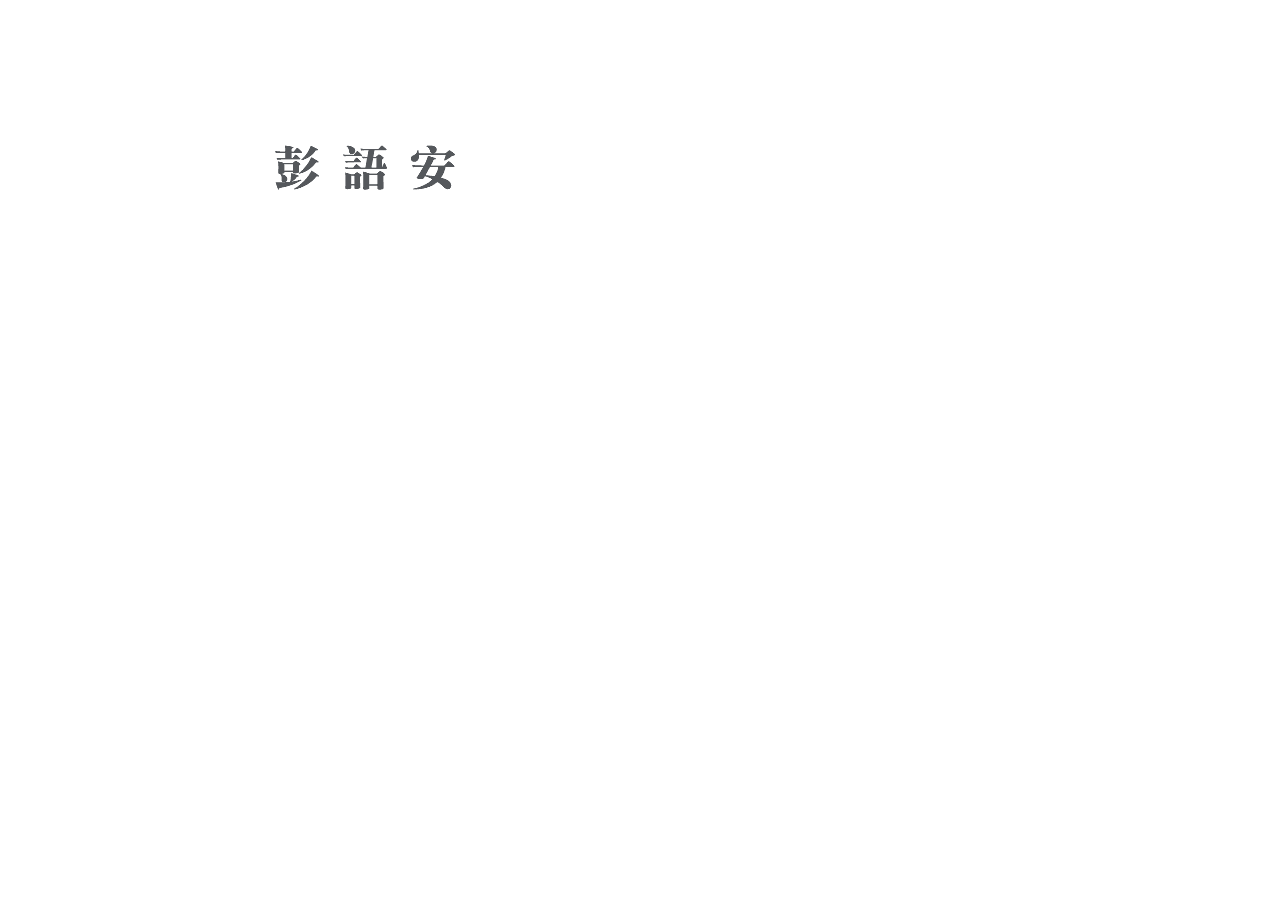
<file: about.html>
<!DOCTYPE html>
<html class="nojs html css_verticalspacer" lang="zh-TW">
 <head>

  <meta http-equiv="Content-type" content="text/html;charset=UTF-8"/>
  <meta name="generator" content="2018.0.0.379"/>
  <meta name="viewport" content="width=device-width, initial-scale=1.0"/>
  
  <script type="text/javascript">
   // Update the 'nojs'/'js' class on the html node
document.documentElement.className = document.documentElement.className.replace(/\bnojs\b/g, 'js');

// Check that all required assets are uploaded and up-to-date
if(typeof Muse == "undefined") window.Muse = {}; window.Muse.assets = {"required":["museutils.js", "museconfig.js", "jquery.watch.js", "require.js", "about.css"], "outOfDate":[]};
</script>
  
  <link rel="shortcut icon" href="images/a-%e4%b8%bb%e7%89%88-favicon.ico?crc=437380706"/>
  <title>about</title>
  <!-- CSS -->
  <link rel="stylesheet" type="text/css" href="css/site_global.css?crc=444006867"/>
  <link rel="stylesheet" type="text/css" href="css/about.css?crc=302718274" id="pagesheet"/>
   </head>
 <body>

  <div class="clearfix borderbox" id="page"><!-- column -->
   <img class="colelem" id="u15800-4" alt="彭語安" src="images/u15800-4.png?crc=123418757" data-image-width="198"/><!-- rasterized frame -->
   <div class="verticalspacer" data-offset-top="196" data-content-above-spacer="195" data-content-below-spacer="304" data-sizePolicy="fixed" data-pintopage="page_fixedLeft"></div>
  </div>
  <!-- Other scripts -->
  <script type="text/javascript">
   // Decide weather to suppress missing file error or not based on preference setting
var suppressMissingFileError = false
</script>
  <script type="text/javascript">
   window.Muse.assets.check=function(d){if(!window.Muse.assets.checked){window.Muse.assets.checked=!0;var b={},c=function(a,b){if(window.getComputedStyle){var c=window.getComputedStyle(a,null);return c&&c.getPropertyValue(b)||c&&c[b]||""}if(document.documentElement.currentStyle)return(c=a.currentStyle)&&c[b]||a.style&&a.style[b]||"";return""},a=function(a){if(a.match(/^rgb/))return a=a.replace(/\s+/g,"").match(/([\d\,]+)/gi)[0].split(","),(parseInt(a[0])<<16)+(parseInt(a[1])<<8)+parseInt(a[2]);if(a.match(/^\#/))return parseInt(a.substr(1),
16);return 0},g=function(g){for(var f=document.getElementsByTagName("link"),h=0;h<f.length;h++)if("text/css"==f[h].type){var i=(f[h].href||"").match(/\/?css\/([\w\-]+\.css)\?crc=(\d+)/);if(!i||!i[1]||!i[2])break;b[i[1]]=i[2]}f=document.createElement("div");f.className="version";f.style.cssText="display:none; width:1px; height:1px;";document.getElementsByTagName("body")[0].appendChild(f);for(h=0;h<Muse.assets.required.length;){var i=Muse.assets.required[h],l=i.match(/([\w\-\.]+)\.(\w+)$/),k=l&&l[1]?
l[1]:null,l=l&&l[2]?l[2]:null;switch(l.toLowerCase()){case "css":k=k.replace(/\W/gi,"_").replace(/^([^a-z])/gi,"_$1");f.className+=" "+k;k=a(c(f,"color"));l=a(c(f,"backgroundColor"));k!=0||l!=0?(Muse.assets.required.splice(h,1),"undefined"!=typeof b[i]&&(k!=b[i]>>>24||l!=(b[i]&16777215))&&Muse.assets.outOfDate.push(i)):h++;f.className="version";break;case "js":h++;break;default:throw Error("Unsupported file type: "+l);}}d?d().jquery!="1.8.3"&&Muse.assets.outOfDate.push("jquery-1.8.3.min.js"):Muse.assets.required.push("jquery-1.8.3.min.js");
f.parentNode.removeChild(f);if(Muse.assets.outOfDate.length||Muse.assets.required.length)f="伺服器上的某些檔案可能遺失或不正確。請清除瀏覽器快取後再試一次。若問題持續發生，請聯絡網站作者。",g&&Muse.assets.outOfDate.length&&(f+="\nOut of date: "+Muse.assets.outOfDate.join(",")),g&&Muse.assets.required.length&&(f+="\nMissing: "+Muse.assets.required.join(",")),suppressMissingFileError?(f+="\nUse SuppressMissingFileError key in AppPrefs.xml to show missing file error pop up.",console.log(f)):alert(f)};location&&location.search&&location.search.match&&location.search.match(/muse_debug/gi)?
setTimeout(function(){g(!0)},5E3):g()}};
var muse_init=function(){require.config({baseUrl:""});require(["jquery","museutils","whatinput","jquery.watch"],function(d){var $ = d;$(document).ready(function(){try{
window.Muse.assets.check($);/* body */
Muse.Utils.transformMarkupToFixBrowserProblemsPreInit();/* body */
Muse.Utils.prepHyperlinks(true);/* body */
Muse.Utils.makeButtonsVisibleAfterSettingMinWidth();/* body */
Muse.Utils.fullPage('#page');/* 100% height page */
Muse.Utils.showWidgetsWhenReady();/* body */
Muse.Utils.transformMarkupToFixBrowserProblems();/* body */
}catch(b){if(b&&"function"==typeof b.notify?b.notify():Muse.Assert.fail("Error calling selector function: "+b),false)throw b;}})})};

</script>
  <!-- RequireJS script -->
  <script src="scripts/require.js?crc=4157109226" type="text/javascript" async data-main="scripts/museconfig.js?crc=380897831" onload="if (requirejs) requirejs.onError = function(requireType, requireModule) { if (requireType && requireType.toString && requireType.toString().indexOf && 0 <= requireType.toString().indexOf('#scripterror')) window.Muse.assets.check(); }" onerror="window.Muse.assets.check();"></script>
   </body>
</html>
</file>
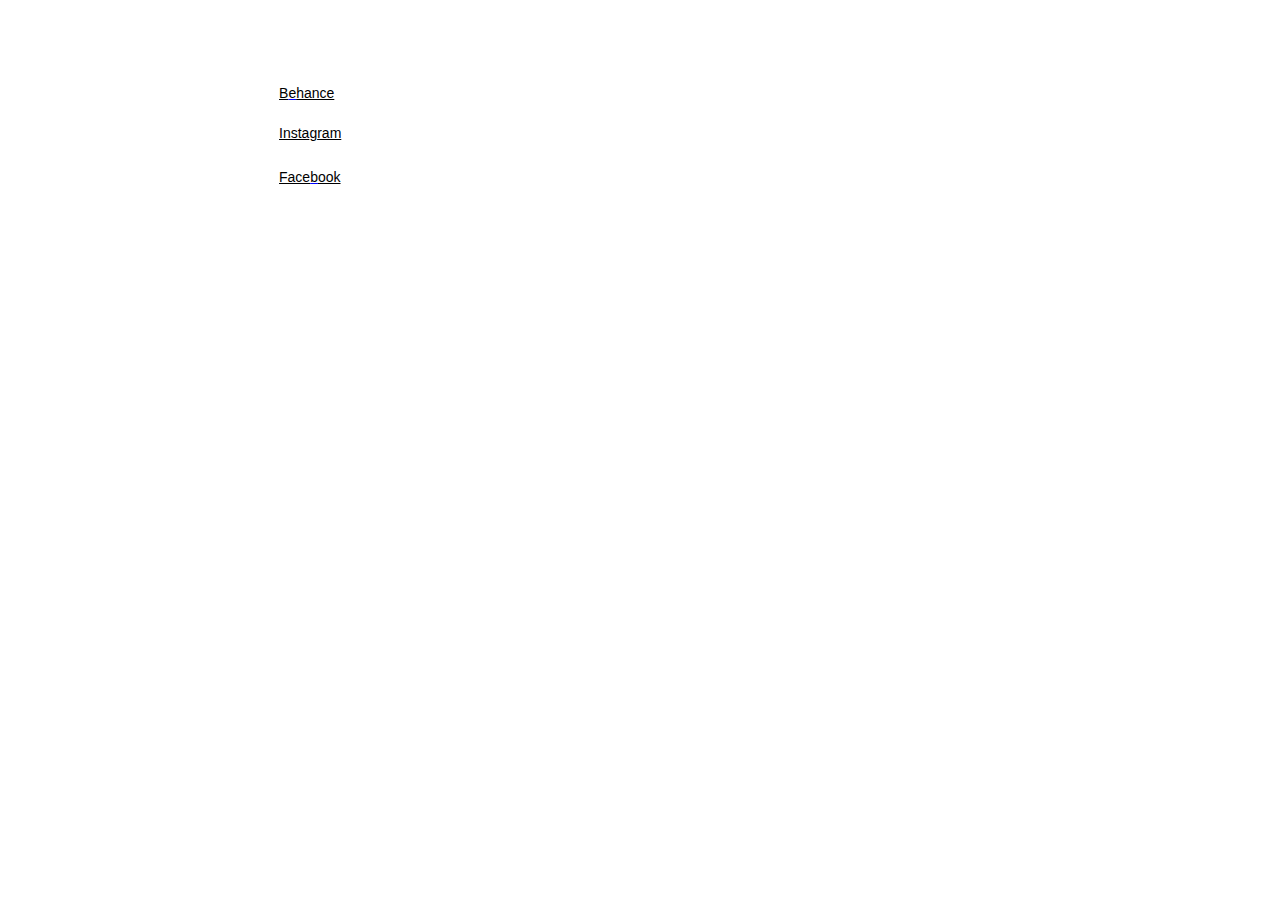
<file: contact.html>
<!DOCTYPE html>
<html class="nojs html css_verticalspacer" lang="zh-TW">
 <head>

  <meta http-equiv="Content-type" content="text/html;charset=UTF-8"/>
  <meta name="generator" content="2018.0.0.379"/>
  <meta name="viewport" content="width=device-width, initial-scale=1.0"/>
  
  <script type="text/javascript">
   // Update the 'nojs'/'js' class on the html node
document.documentElement.className = document.documentElement.className.replace(/\bnojs\b/g, 'js');

// Check that all required assets are uploaded and up-to-date
if(typeof Muse == "undefined") window.Muse = {}; window.Muse.assets = {"required":["museutils.js", "museconfig.js", "jquery.watch.js", "require.js", "contact.css"], "outOfDate":[]};
</script>
  
  <link rel="shortcut icon" href="images/a-%e4%b8%bb%e7%89%88-favicon.ico?crc=437380706"/>
  <title>CONTACT</title>
  <!-- CSS -->
  <link rel="stylesheet" type="text/css" href="css/site_global.css?crc=444006867"/>
  <link rel="stylesheet" type="text/css" href="css/contact.css?crc=4196756235" id="pagesheet"/>
   </head>
 <body>

  <div class="clearfix borderbox" id="page"><!-- column -->
   <div class="pointer_cursor clearfix colelem" id="u1575-7" data-muse-temp-textContainer-sizePolicy="true" data-muse-temp-textContainer-pinning="true"><!-- content -->
    <a class="block" href="https://www.behance.net/allen116121d8c"><!-- Block link tag --></a>
    <p><span id="u1575">B</span><a class="nonblock" href="https://www.behance.net/allen116121d8c"><span id="u1575-2">e</span></a><span id="u1575-4">hance</span></p>
   </div>
   <div class="pointer_cursor clearfix colelem" id="u1572-7" data-muse-temp-textContainer-sizePolicy="true" data-muse-temp-textContainer-pinning="true"><!-- content -->
    <a class="block" href="https://www.instagram.com/an_to_rt116/"><!-- Block link tag --></a>
    <p><span id="u1572">Insta</span><a class="nonblock" href="https://www.instagram.com/an_to_rt116/"><span id="u1572-2">g</span></a><span id="u1572-4">ram</span></p>
   </div>
   <div class="pointer_cursor clearfix colelem" id="u1578-7" data-muse-temp-textContainer-sizePolicy="true" data-muse-temp-textContainer-pinning="true"><!-- content -->
    <a class="block" href="https://www.facebook.com/profile.php?id=100002138109117"><!-- Block link tag --></a>
    <p><span id="u1578">Face</span><a class="nonblock" href="https://www.facebook.com/profile.php?id=100002138109117"><span id="u1578-2">b</span></a><span id="u1578-4">ook</span></p>
   </div>
   <div class="verticalspacer" data-offset-top="191" data-content-above-spacer="191" data-content-below-spacer="308" data-sizePolicy="fixed" data-pintopage="page_fixedLeft"></div>
  </div>
  <!-- Other scripts -->
  <script type="text/javascript">
   // Decide weather to suppress missing file error or not based on preference setting
var suppressMissingFileError = false
</script>
  <script type="text/javascript">
   window.Muse.assets.check=function(d){if(!window.Muse.assets.checked){window.Muse.assets.checked=!0;var b={},c=function(a,b){if(window.getComputedStyle){var c=window.getComputedStyle(a,null);return c&&c.getPropertyValue(b)||c&&c[b]||""}if(document.documentElement.currentStyle)return(c=a.currentStyle)&&c[b]||a.style&&a.style[b]||"";return""},a=function(a){if(a.match(/^rgb/))return a=a.replace(/\s+/g,"").match(/([\d\,]+)/gi)[0].split(","),(parseInt(a[0])<<16)+(parseInt(a[1])<<8)+parseInt(a[2]);if(a.match(/^\#/))return parseInt(a.substr(1),
16);return 0},g=function(g){for(var f=document.getElementsByTagName("link"),h=0;h<f.length;h++)if("text/css"==f[h].type){var i=(f[h].href||"").match(/\/?css\/([\w\-]+\.css)\?crc=(\d+)/);if(!i||!i[1]||!i[2])break;b[i[1]]=i[2]}f=document.createElement("div");f.className="version";f.style.cssText="display:none; width:1px; height:1px;";document.getElementsByTagName("body")[0].appendChild(f);for(h=0;h<Muse.assets.required.length;){var i=Muse.assets.required[h],l=i.match(/([\w\-\.]+)\.(\w+)$/),k=l&&l[1]?
l[1]:null,l=l&&l[2]?l[2]:null;switch(l.toLowerCase()){case "css":k=k.replace(/\W/gi,"_").replace(/^([^a-z])/gi,"_$1");f.className+=" "+k;k=a(c(f,"color"));l=a(c(f,"backgroundColor"));k!=0||l!=0?(Muse.assets.required.splice(h,1),"undefined"!=typeof b[i]&&(k!=b[i]>>>24||l!=(b[i]&16777215))&&Muse.assets.outOfDate.push(i)):h++;f.className="version";break;case "js":h++;break;default:throw Error("Unsupported file type: "+l);}}d?d().jquery!="1.8.3"&&Muse.assets.outOfDate.push("jquery-1.8.3.min.js"):Muse.assets.required.push("jquery-1.8.3.min.js");
f.parentNode.removeChild(f);if(Muse.assets.outOfDate.length||Muse.assets.required.length)f="伺服器上的某些檔案可能遺失或不正確。請清除瀏覽器快取後再試一次。若問題持續發生，請聯絡網站作者。",g&&Muse.assets.outOfDate.length&&(f+="\nOut of date: "+Muse.assets.outOfDate.join(",")),g&&Muse.assets.required.length&&(f+="\nMissing: "+Muse.assets.required.join(",")),suppressMissingFileError?(f+="\nUse SuppressMissingFileError key in AppPrefs.xml to show missing file error pop up.",console.log(f)):alert(f)};location&&location.search&&location.search.match&&location.search.match(/muse_debug/gi)?
setTimeout(function(){g(!0)},5E3):g()}};
var muse_init=function(){require.config({baseUrl:""});require(["jquery","museutils","whatinput","jquery.watch"],function(d){var $ = d;$(document).ready(function(){try{
window.Muse.assets.check($);/* body */
Muse.Utils.transformMarkupToFixBrowserProblemsPreInit();/* body */
Muse.Utils.prepHyperlinks(true);/* body */
Muse.Utils.makeButtonsVisibleAfterSettingMinWidth();/* body */
Muse.Utils.fullPage('#page');/* 100% height page */
Muse.Utils.showWidgetsWhenReady();/* body */
Muse.Utils.transformMarkupToFixBrowserProblems();/* body */
}catch(b){if(b&&"function"==typeof b.notify?b.notify():Muse.Assert.fail("Error calling selector function: "+b),false)throw b;}})})};

</script>
  <!-- RequireJS script -->
  <script src="scripts/require.js?crc=4157109226" type="text/javascript" async data-main="scripts/museconfig.js?crc=380897831" onload="if (requirejs) requirejs.onError = function(requireType, requireModule) { if (requireType && requireType.toString && requireType.toString().indexOf && 0 <= requireType.toString().indexOf('#scripterror')) window.Muse.assets.check(); }" onerror="window.Muse.assets.check();"></script>
   </body>
</html>
</file>
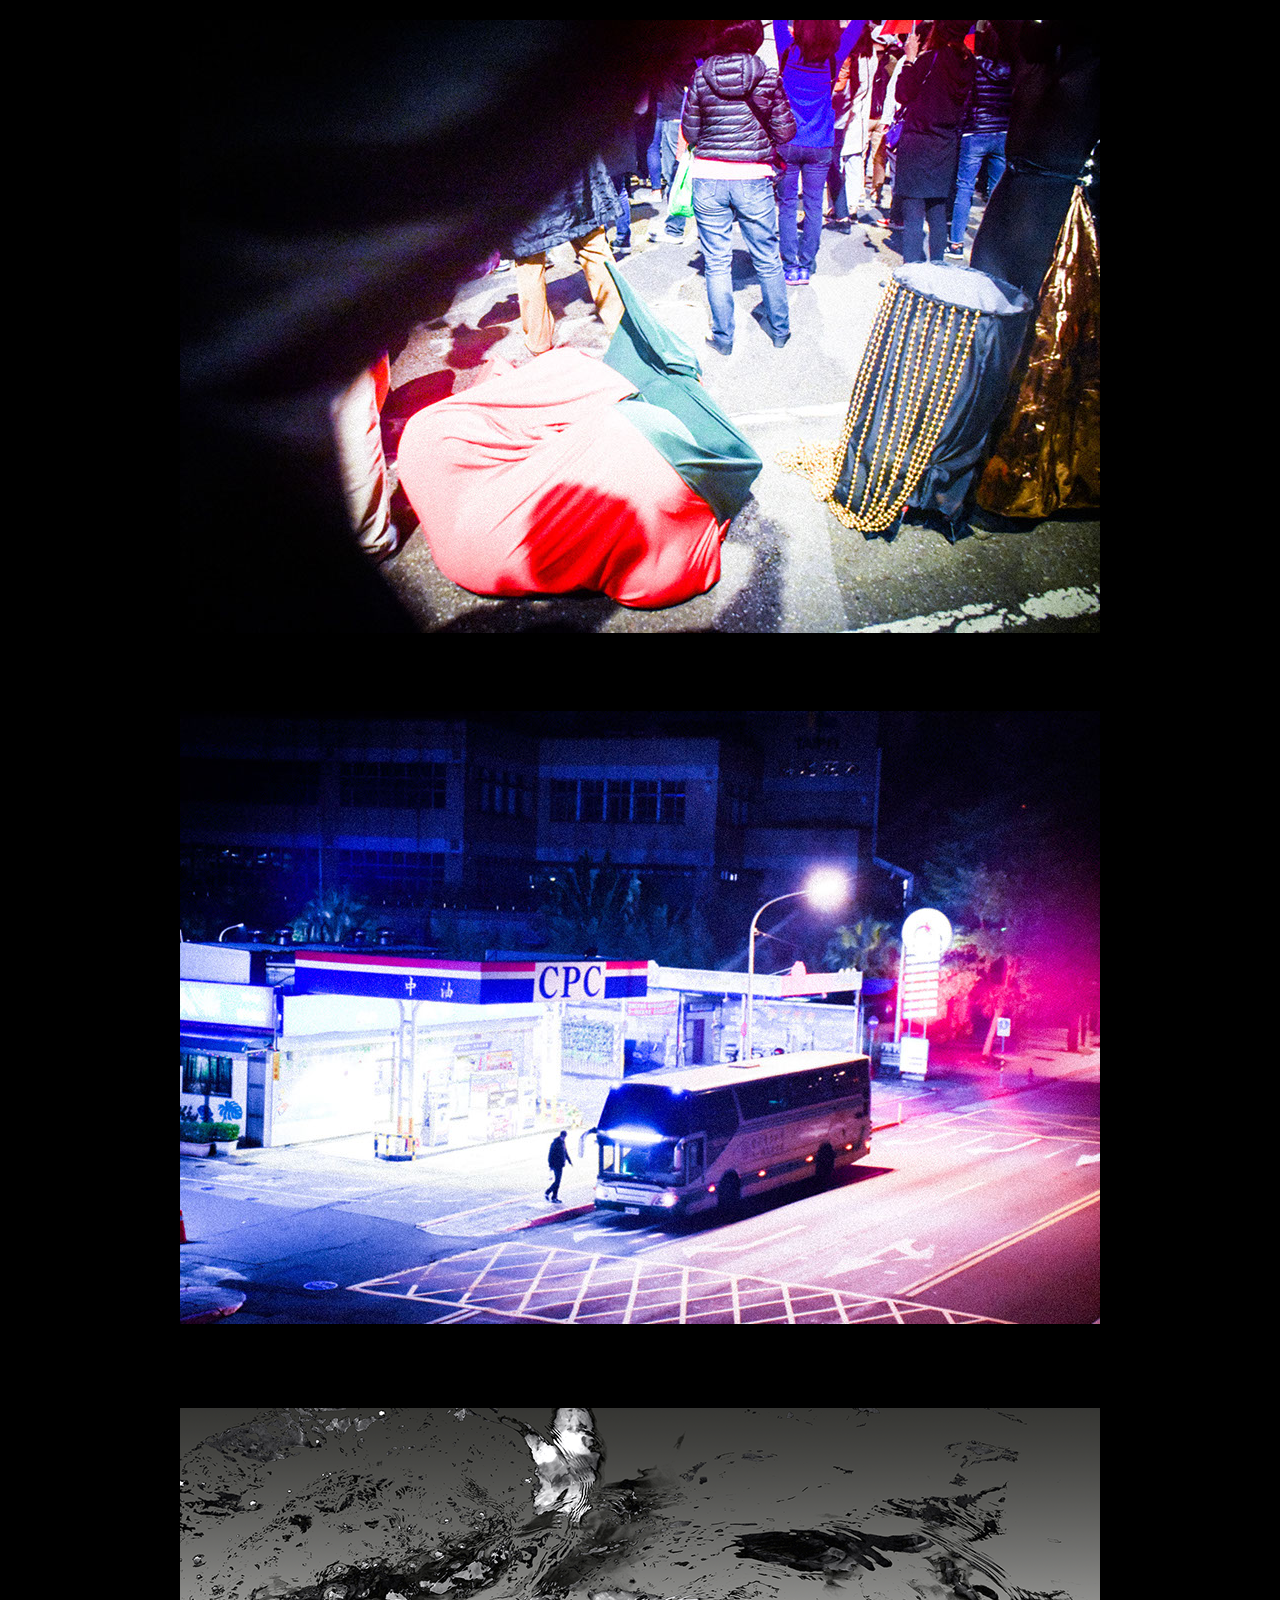
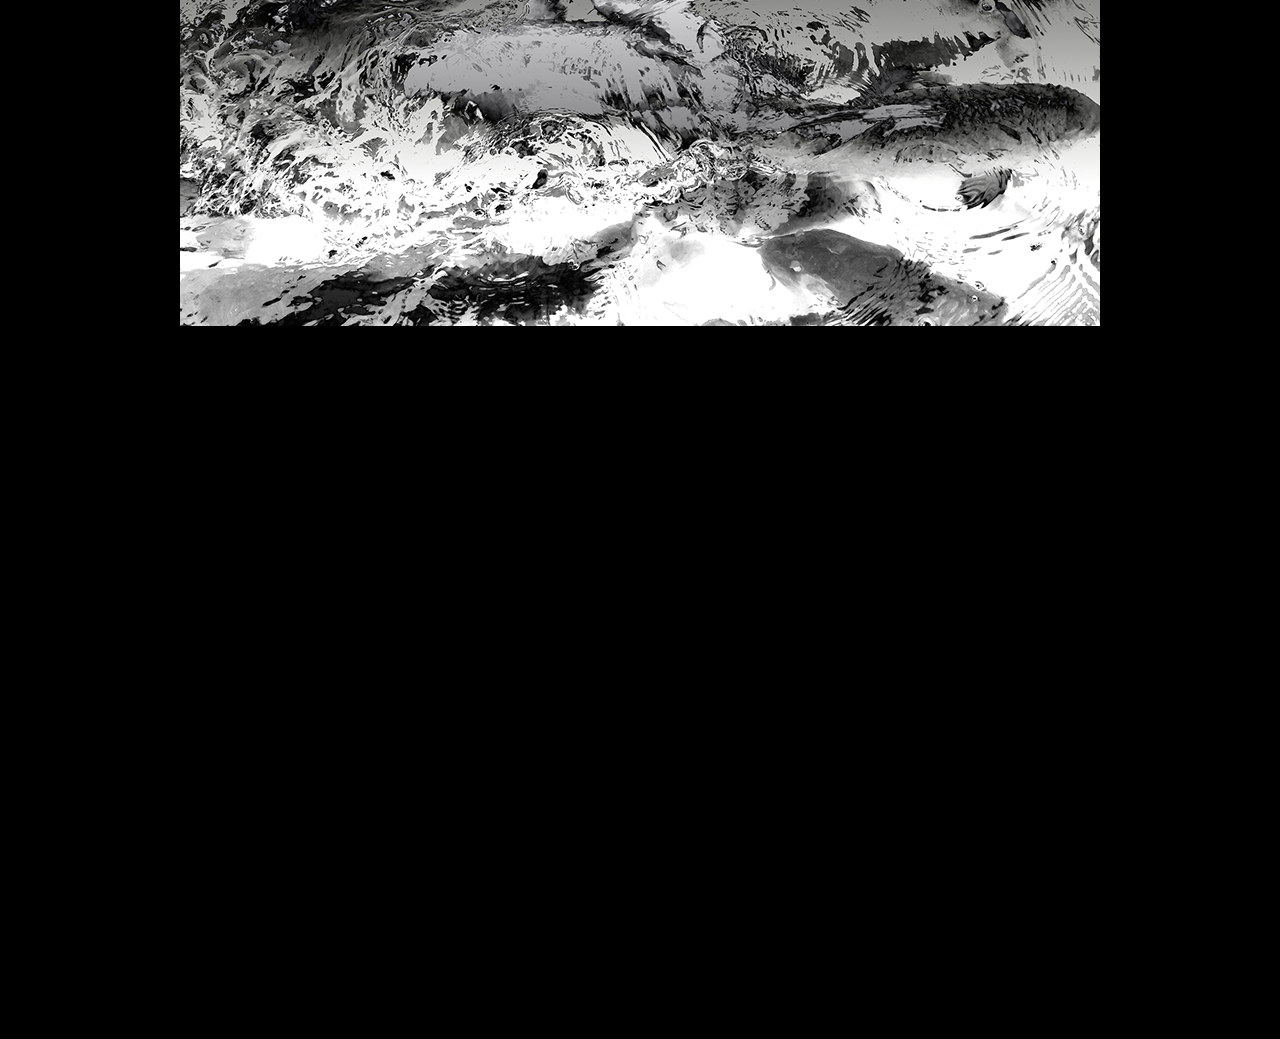
<file: photo.html>
<!DOCTYPE html>
<html class="nojs html css_verticalspacer" lang="zh-TW">
 <head>

  <meta http-equiv="Content-type" content="text/html;charset=UTF-8"/>
  <meta name="generator" content="2018.0.0.379"/>
  <meta name="viewport" content="width=device-width, initial-scale=1.0"/>
  
  <script type="text/javascript">
   // Update the 'nojs'/'js' class on the html node
document.documentElement.className = document.documentElement.className.replace(/\bnojs\b/g, 'js');

// Check that all required assets are uploaded and up-to-date
if(typeof Muse == "undefined") window.Muse = {}; window.Muse.assets = {"required":["museutils.js", "museconfig.js", "jquery.watch.js", "require.js", "photo.css"], "outOfDate":[]};
</script>
  
  <link rel="shortcut icon" href="images/a-%e4%b8%bb%e7%89%88-favicon.ico?crc=437380706"/>
  <title>PHOTO</title>
  <!-- CSS -->
  <link rel="stylesheet" type="text/css" href="css/site_global.css?crc=444006867"/>
  <link rel="stylesheet" type="text/css" href="css/photo.css?crc=4093128174" id="pagesheet"/>
   </head>
 <body>

  <div class="clearfix borderbox" id="page"><!-- column -->
   <div class="browser_width colelem" id="u4969-bw">
    <div id="u4969"><!-- column -->
     <div class="clearfix" id="u4969_align_to_page">
      <a class="nonblock nontext clip_frame colelem" id="u5194" href="2020vote.html"><!-- image --><img class="block" id="u5194_img" src="images/dsc_0684.jpg?crc=10160976" alt="" data-heightwidthratio="0.6663043478260869" data-image-width="920" data-image-height="613"/></a>
      <a class="nonblock nontext clip_frame colelem" id="u5211" href="400.html"><!-- image --><img class="block" id="u5211_img" src="images/dsc_0919.jpg?crc=4232216528" alt="" data-heightwidthratio="0.6663043478260869" data-image-width="920" data-image-height="613"/></a>
      <a class="nonblock nontext clip_frame colelem" id="u5204" href="bw.html"><!-- image --><img class="block" id="u5204_img" src="images/08920x518.jpg?crc=292515533" alt="" data-heightwidthratio="0.5630434782608695" data-image-width="920" data-image-height="518"/></a>
     </div>
    </div>
   </div>
   <div class="verticalspacer" data-offset-top="2637" data-content-above-spacer="2637" data-content-below-spacer="0" data-sizePolicy="fixed" data-pintopage="page_fixedLeft"></div>
  </div>
  <!-- Other scripts -->
  <script type="text/javascript">
   // Decide weather to suppress missing file error or not based on preference setting
var suppressMissingFileError = false
</script>
  <script type="text/javascript">
   window.Muse.assets.check=function(d){if(!window.Muse.assets.checked){window.Muse.assets.checked=!0;var b={},c=function(a,b){if(window.getComputedStyle){var c=window.getComputedStyle(a,null);return c&&c.getPropertyValue(b)||c&&c[b]||""}if(document.documentElement.currentStyle)return(c=a.currentStyle)&&c[b]||a.style&&a.style[b]||"";return""},a=function(a){if(a.match(/^rgb/))return a=a.replace(/\s+/g,"").match(/([\d\,]+)/gi)[0].split(","),(parseInt(a[0])<<16)+(parseInt(a[1])<<8)+parseInt(a[2]);if(a.match(/^\#/))return parseInt(a.substr(1),
16);return 0},g=function(g){for(var f=document.getElementsByTagName("link"),h=0;h<f.length;h++)if("text/css"==f[h].type){var i=(f[h].href||"").match(/\/?css\/([\w\-]+\.css)\?crc=(\d+)/);if(!i||!i[1]||!i[2])break;b[i[1]]=i[2]}f=document.createElement("div");f.className="version";f.style.cssText="display:none; width:1px; height:1px;";document.getElementsByTagName("body")[0].appendChild(f);for(h=0;h<Muse.assets.required.length;){var i=Muse.assets.required[h],l=i.match(/([\w\-\.]+)\.(\w+)$/),k=l&&l[1]?
l[1]:null,l=l&&l[2]?l[2]:null;switch(l.toLowerCase()){case "css":k=k.replace(/\W/gi,"_").replace(/^([^a-z])/gi,"_$1");f.className+=" "+k;k=a(c(f,"color"));l=a(c(f,"backgroundColor"));k!=0||l!=0?(Muse.assets.required.splice(h,1),"undefined"!=typeof b[i]&&(k!=b[i]>>>24||l!=(b[i]&16777215))&&Muse.assets.outOfDate.push(i)):h++;f.className="version";break;case "js":h++;break;default:throw Error("Unsupported file type: "+l);}}d?d().jquery!="1.8.3"&&Muse.assets.outOfDate.push("jquery-1.8.3.min.js"):Muse.assets.required.push("jquery-1.8.3.min.js");
f.parentNode.removeChild(f);if(Muse.assets.outOfDate.length||Muse.assets.required.length)f="伺服器上的某些檔案可能遺失或不正確。請清除瀏覽器快取後再試一次。若問題持續發生，請聯絡網站作者。",g&&Muse.assets.outOfDate.length&&(f+="\nOut of date: "+Muse.assets.outOfDate.join(",")),g&&Muse.assets.required.length&&(f+="\nMissing: "+Muse.assets.required.join(",")),suppressMissingFileError?(f+="\nUse SuppressMissingFileError key in AppPrefs.xml to show missing file error pop up.",console.log(f)):alert(f)};location&&location.search&&location.search.match&&location.search.match(/muse_debug/gi)?
setTimeout(function(){g(!0)},5E3):g()}};
var muse_init=function(){require.config({baseUrl:""});require(["jquery","museutils","whatinput","jquery.watch"],function(d){var $ = d;$(document).ready(function(){try{
window.Muse.assets.check($);/* body */
Muse.Utils.transformMarkupToFixBrowserProblemsPreInit();/* body */
Muse.Utils.prepHyperlinks(true);/* body */
Muse.Utils.resizeHeight('.browser_width');/* resize height */
Muse.Utils.requestAnimationFrame(function() { $('body').addClass('initialized'); });/* mark body as initialized */
Muse.Utils.makeButtonsVisibleAfterSettingMinWidth();/* body */
Muse.Utils.fullPage('#page');/* 100% height page */
Muse.Utils.showWidgetsWhenReady();/* body */
Muse.Utils.transformMarkupToFixBrowserProblems();/* body */
}catch(b){if(b&&"function"==typeof b.notify?b.notify():Muse.Assert.fail("Error calling selector function: "+b),false)throw b;}})})};

</script>
  <!-- RequireJS script -->
  <script src="scripts/require.js?crc=4157109226" type="text/javascript" async data-main="scripts/museconfig.js?crc=380897831" onload="if (requirejs) requirejs.onError = function(requireType, requireModule) { if (requireType && requireType.toString && requireType.toString().indexOf && 0 <= requireType.toString().indexOf('#scripterror')) window.Muse.assets.check(); }" onerror="window.Muse.assets.check();"></script>
   </body>
</html>
</file>
<file: css/site_global.css>
html{min-height:100%;min-width:100%;-ms-text-size-adjust:none;}body,div,dl,dt,dd,ul,ol,li,nav,h1,h2,h3,h4,h5,h6,pre,code,form,fieldset,legend,input,button,textarea,p,blockquote,th,td,a{margin:0px;padding:0px;border-width:0px;border-style:solid;border-color:transparent;-webkit-transform-origin:left top;-ms-transform-origin:left top;-o-transform-origin:left top;transform-origin:left top;background-repeat:no-repeat;}button.submit-btn{-moz-box-sizing:content-box;-webkit-box-sizing:content-box;box-sizing:content-box;}.transition{-webkit-transition-property:background-image,background-position,background-color,border-color,border-radius,color,font-size,font-style,font-weight,letter-spacing,line-height,text-align,box-shadow,text-shadow,opacity;transition-property:background-image,background-position,background-color,border-color,border-radius,color,font-size,font-style,font-weight,letter-spacing,line-height,text-align,box-shadow,text-shadow,opacity;}.transition *{-webkit-transition:inherit;transition:inherit;}table{border-collapse:collapse;border-spacing:0px;}fieldset,img{border:0px;border-style:solid;-webkit-transform-origin:left top;-ms-transform-origin:left top;-o-transform-origin:left top;transform-origin:left top;}address,caption,cite,code,dfn,em,strong,th,var,optgroup{font-style:inherit;font-weight:inherit;}del,ins{text-decoration:none;}li{list-style:none;}caption,th{text-align:left;}h1,h2,h3,h4,h5,h6{font-size:100%;font-weight:inherit;}input,button,textarea,select,optgroup,option{font-family:inherit;font-size:inherit;font-style:inherit;font-weight:inherit;}.form-grp input,.form-grp textarea{-webkit-appearance:none;-webkit-border-radius:0;}body{font-family:Arial, Helvetica Neue, Helvetica, sans-serif;text-align:left;font-size:14px;line-height:17px;word-wrap:break-word;text-rendering:optimizeLegibility;-moz-font-feature-settings:'liga';-ms-font-feature-settings:'liga';-webkit-font-feature-settings:'liga';font-feature-settings:'liga';}a:link{color:#0000FF;text-decoration:underline;}a:visited{color:#800080;text-decoration:underline;}a:hover{color:#0000FF;text-decoration:underline;}a:active{color:#EE0000;text-decoration:underline;}a.nontext{color:black;text-decoration:none;font-style:normal;font-weight:normal;}.normal_text{color:#000000;direction:ltr;font-family:Arial, Helvetica Neue, Helvetica, sans-serif;font-size:14px;font-style:normal;font-weight:normal;letter-spacing:0px;line-height:17px;text-align:left;text-decoration:none;text-indent:0px;text-transform:none;vertical-align:0px;padding:0px;}.list0 li:before{position:absolute;right:100%;letter-spacing:0px;text-decoration:none;font-weight:normal;font-style:normal;}.rtl-list li:before{right:auto;left:100%;}.nls-None > li:before,.nls-None .list3 > li:before,.nls-None .list6 > li:before{margin-right:6px;content:'•';}.nls-None .list1 > li:before,.nls-None .list4 > li:before,.nls-None .list7 > li:before{margin-right:6px;content:'○';}.nls-None,.nls-None .list1,.nls-None .list2,.nls-None .list3,.nls-None .list4,.nls-None .list5,.nls-None .list6,.nls-None .list7,.nls-None .list8{padding-left:34px;}.nls-None.rtl-list,.nls-None .list1.rtl-list,.nls-None .list2.rtl-list,.nls-None .list3.rtl-list,.nls-None .list4.rtl-list,.nls-None .list5.rtl-list,.nls-None .list6.rtl-list,.nls-None .list7.rtl-list,.nls-None .list8.rtl-list{padding-left:0px;padding-right:34px;}.nls-None .list2 > li:before,.nls-None .list5 > li:before,.nls-None .list8 > li:before{margin-right:6px;content:'-';}.nls-None.rtl-list > li:before,.nls-None .list1.rtl-list > li:before,.nls-None .list2.rtl-list > li:before,.nls-None .list3.rtl-list > li:before,.nls-None .list4.rtl-list > li:before,.nls-None .list5.rtl-list > li:before,.nls-None .list6.rtl-list > li:before,.nls-None .list7.rtl-list > li:before,.nls-None .list8.rtl-list > li:before{margin-right:0px;margin-left:6px;}.TabbedPanelsTab{white-space:nowrap;}.MenuBar .MenuBarView,.MenuBar .SubMenuView{display:block;list-style:none;}.MenuBar .SubMenu{display:none;position:absolute;}.NoWrap{white-space:nowrap;word-wrap:normal;}.rootelem{margin-left:auto;margin-right:auto;}.colelem{display:inline;float:left;clear:both;}.clearfix:after{content:"\0020";visibility:hidden;display:block;height:0px;clear:both;}*:first-child+html .clearfix{zoom:1;}.clip_frame{overflow:hidden;}.popup_anchor{position:relative;width:0px;height:0px;}.allow_click_through *{pointer-events:auto;}.popup_element{z-index:100000;}.svg{display:block;vertical-align:top;}span.wrap{content:'';clear:left;display:block;}span.actAsInlineDiv{display:inline-block;}.position_content,.excludeFromNormalFlow{float:left;}.preload_images{position:absolute;overflow:hidden;left:-9999px;top:-9999px;height:1px;width:1px;}.preload{height:1px;width:1px;}.animateStates{-webkit-transition:0.3s ease-in-out;-moz-transition:0.3s ease-in-out;-o-transition:0.3s ease-in-out;transition:0.3s ease-in-out;}[data-whatinput="mouse"] *:focus,[data-whatinput="touch"] *:focus,input:focus,textarea:focus{outline:none;}textarea{resize:none;overflow:auto;}.allow_click_through,.fld-prompt{pointer-events:none;}.wrapped-input{position:absolute;top:0px;left:0px;background:transparent;border:none;}.submit-btn{z-index:50000;cursor:pointer;}.anchor_item{width:22px;height:18px;}.MenuBar .SubMenuVisible,.MenuBarVertical .SubMenuVisible,.MenuBar .SubMenu .SubMenuVisible,.popup_element.Active,span.actAsPara,.actAsDiv,a.nonblock.nontext,img.block{display:block;}.widget_invisible,.js .invi,.js .mse_pre_init{visibility:hidden;}.ose_ei{visibility:hidden;z-index:0;}.no_vert_scroll{overflow-y:hidden;}.always_vert_scroll{overflow-y:scroll;}.always_horz_scroll{overflow-x:scroll;}.fullscreen{overflow:hidden;left:0px;top:0px;position:fixed;height:100%;width:100%;-moz-box-sizing:border-box;-webkit-box-sizing:border-box;-ms-box-sizing:border-box;box-sizing:border-box;}.fullwidth{position:absolute;}.borderbox{-moz-box-sizing:border-box;-webkit-box-sizing:border-box;-ms-box-sizing:border-box;box-sizing:border-box;}.scroll_wrapper{position:absolute;overflow:auto;left:0px;right:0px;top:0px;bottom:0px;padding-top:0px;padding-bottom:0px;margin-top:0px;margin-bottom:0px;}.browser_width > *{position:absolute;left:0px;right:0px;}.grpelem,.accordion_wrapper{display:inline;float:left;}.fld-checkbox input[type=checkbox],.fld-radiobutton input[type=radio]{position:absolute;overflow:hidden;clip:rect(0px, 0px, 0px, 0px);height:1px;width:1px;margin:-1px;padding:0px;border:0px;}.fld-checkbox input[type=checkbox] + label,.fld-radiobutton input[type=radio] + label{display:inline-block;background-repeat:no-repeat;cursor:pointer;float:left;width:100%;height:100%;}.pointer_cursor,.fld-recaptcha-mode,.fld-recaptcha-refresh,.fld-recaptcha-help{cursor:pointer;}p,h1,h2,h3,h4,h5,h6,ol,ul,span.actAsPara{max-height:1000000px;}.superscript{vertical-align:super;font-size:66%;line-height:0px;}.subscript{vertical-align:sub;font-size:66%;line-height:0px;}.horizontalSlideShow{-ms-touch-action:pan-y;touch-action:pan-y;}.verticalSlideShow{-ms-touch-action:pan-x;touch-action:pan-x;}.colelem100,.verticalspacer{clear:both;}.list0 li,.MenuBar .MenuItemContainer,.SlideShowContentPanel .fullscreen img,.css_verticalspacer .verticalspacer{position:relative;}.popup_element.Inactive,.js .disn,.js .an_invi,.hidden,.breakpoint{display:none;}#muse_css_mq{position:absolute;display:none;background-color:#FFFFFE;}.fluid_height_spacer{width:0.01px;}.muse_check_css{display:none;position:fixed;}@media screen and (-webkit-min-device-pixel-ratio:0){body{text-rendering:auto;}}
</file>
<file: css/about.css>
.version.about{color:#000012;background-color:#0B1D42;}#page{z-index:1;min-height:58px;background-image:none;border-width:0px;border-color:#000000;background-color:transparent;padding-top:138px;padding-bottom:304px;width:100%;max-width:960px;margin-left:auto;margin-right:auto;}#u15800-4{z-index:2;display:block;vertical-align:top;position:relative;width:20.63%;margin-left:11.78%;}.css_verticalspacer .verticalspacer{height:calc(100vh - 499px);}#muse_css_mq,.html{background-color:#FFFFFF;}body{position:relative;min-width:320px;}
</file>
<file: css/contact.css>
.version.contact{color:#0000FA;background-color:#256B0B;}#page{z-index:1;min-height:105.65000000000023px;background-image:none;border-width:0px;border-color:#000000;background-color:transparent;padding-top:85px;padding-bottom:309.3499999999998px;width:100%;max-width:960px;margin-left:auto;margin-right:auto;}#u1575-7{z-index:16;min-height:23px;background-color:transparent;position:relative;width:6.57%;margin-left:12.4%;}#u1572-7{z-index:2;min-height:20px;background-color:transparent;margin-top:17px;position:relative;width:7.92%;margin-left:12.4%;}#u1578-7{z-index:9;min-height:22px;background-color:transparent;margin-top:24px;position:relative;width:7.92%;margin-left:12.4%;}#u1575-2,#u1572-2,#u1578-2{color:#000000;}#u1575,#u1575-4,#u1572,#u1572-4,#u1578,#u1578-4{text-decoration:underline;color:#000000;}.css_verticalspacer .verticalspacer{height:calc(100vh - 499px);}#muse_css_mq,.html{background-color:#FFFFFF;}body{position:relative;min-width:320px;}
</file>
<file: css/photo.css>
.version.photo{color:#0000F3;background-color:#F82DEE;}#page{z-index:1;min-height:500px;background-image:none;border-width:0px;border-color:#000000;background-color:transparent;width:100%;max-width:960px;margin-left:auto;margin-right:auto;}#u4969{z-index:2;min-height:2636.4500000000007px;background-color:#000000;padding-bottom:1px;}#u4969_align_to_page{margin-left:auto;margin-right:auto;position:relative;max-width:960px;padding-top:20px;padding-bottom:712px;}#u5194{z-index:3;background-color:transparent;position:relative;width:95.84%;left:2.09%;}#u5211{z-index:7;background-color:transparent;margin-top:78px;position:relative;width:95.84%;left:2.09%;}#u5204{z-index:5;background-color:transparent;margin-top:84px;position:relative;width:95.84%;left:2.09%;}#u5194_img,#u5211_img,#u5204_img{width:100%;}.js body{visibility:hidden;}.js body.initialized{visibility:visible;}#u4969-bw{z-index:2;min-height:2636.4500000000007px;}.css_verticalspacer .verticalspacer{height:calc(100vh - 2637px);}#muse_css_mq,.html{background-color:#FFFFFF;}body{position:relative;min-width:320px;}
</file>
